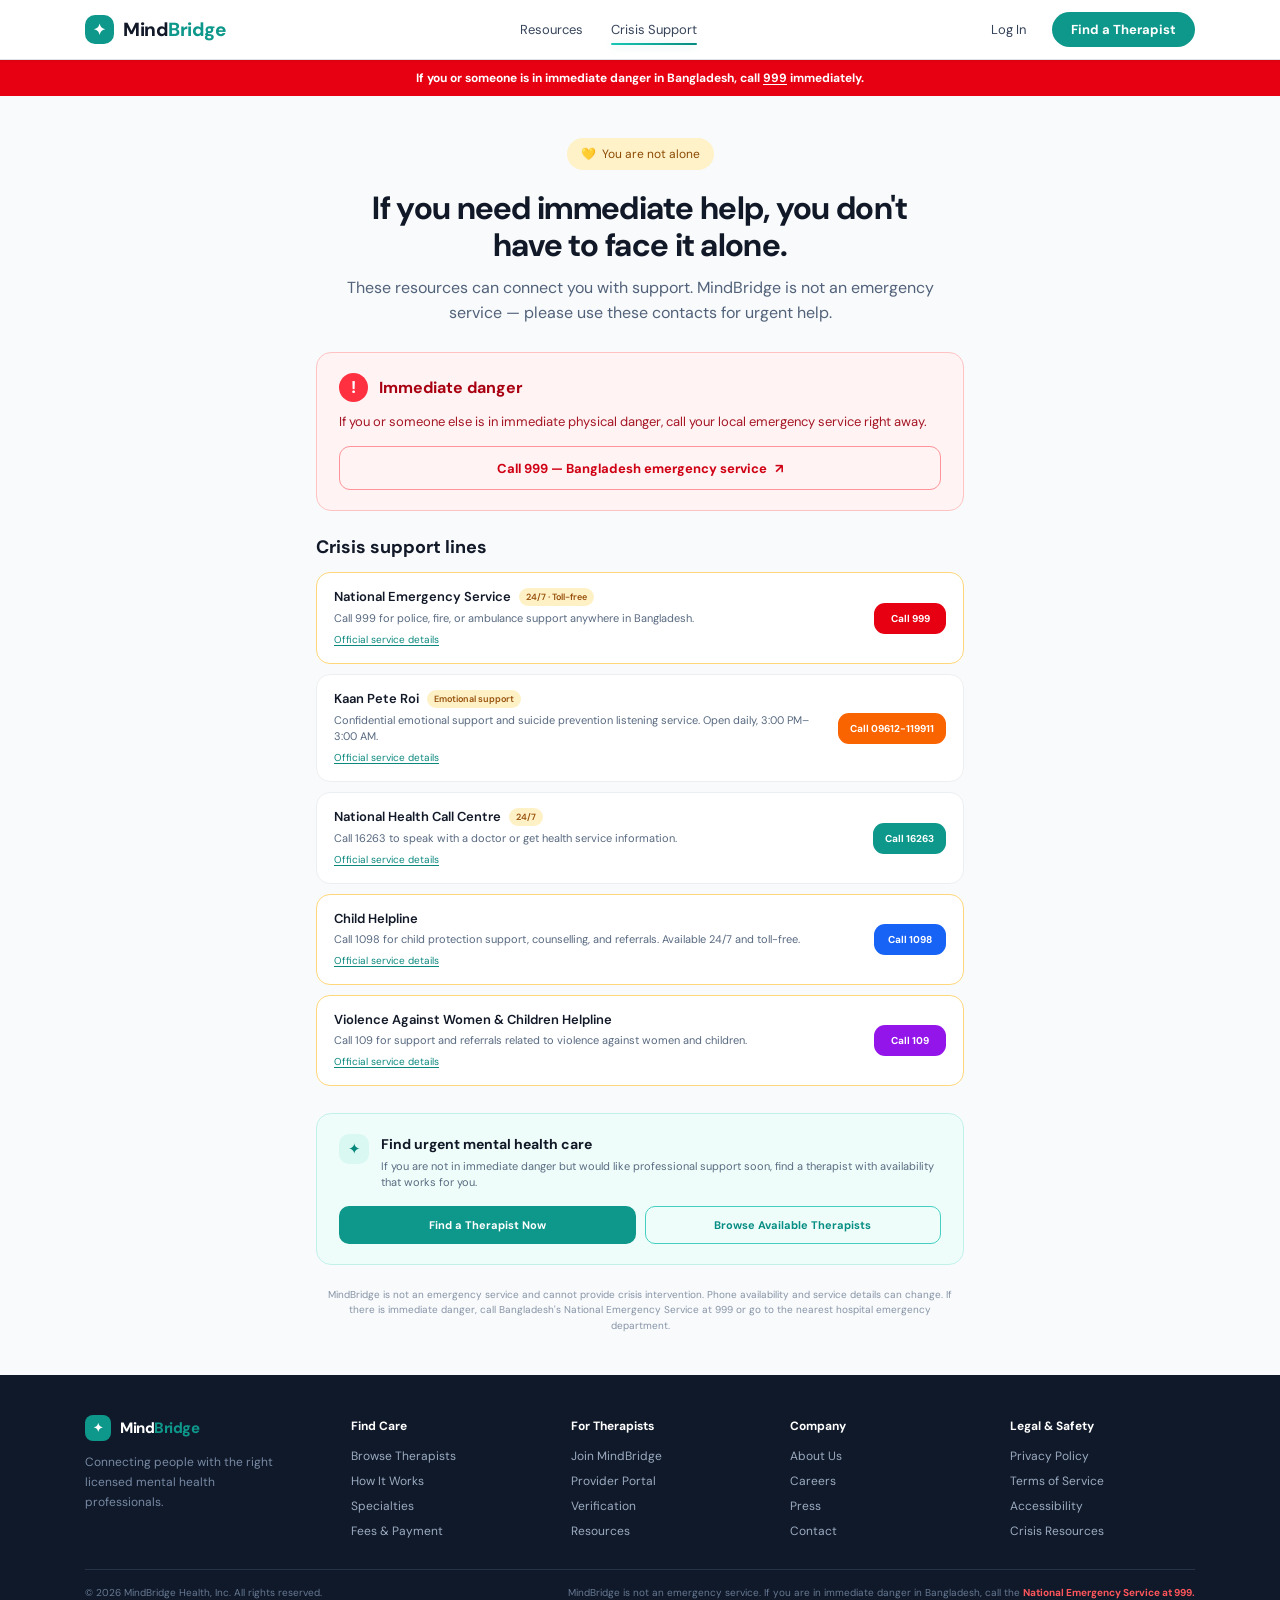
<file: crisis-support.html>
<!doctype html>
<html lang="en">
<head>
  <meta charset="utf-8">
  <meta name="viewport" content="width=device-width, initial-scale=1">
  <meta name="theme-color" content="#f8fafb">
  <meta name="description" content="Find emergency, emotional support, health, and safety helplines in Bangladesh.">
  <title>Crisis Support — MindBridge</title>
  <link rel="preconnect" href="https://fonts.googleapis.com">
  <link rel="preconnect" href="https://fonts.gstatic.com" crossorigin>
  <link href="https://fonts.googleapis.com/css2?family=DM+Sans:wght@400;500;600;700;800&display=swap" rel="stylesheet">
  <link rel="stylesheet" href="styles.css">
  <link rel="stylesheet" href="crisis-support.css">
</head>
<body>
  <header class="site-header"><nav class="nav wrap" aria-label="Main navigation">
    <a class="brand" href="index.html" aria-label="MindBridge home"><span class="brand-mark">✦</span><span>Mind<span class="brand-accent">Bridge</span></span></a>
    <button class="menu-toggle" aria-expanded="false" aria-controls="nav-links" aria-label="Open navigation"><span></span><span></span><span></span></button>
    <div class="nav-links" id="nav-links"><a href="index.html#resources">Resources</a><a href="crisis-support.html" aria-current="page">Crisis Support</a><a class="nav-login-mobile" href="login.html">Log In</a></div>
    <div class="nav-actions"><a class="login" href="login.html">Log In</a><a class="button button-small" href="therapist-match.html">Find a Therapist</a></div>
  </nav></header>

  <div class="emergency-strip"><p>If you or someone is in immediate danger in Bangladesh, call <a href="tel:999">999</a> immediately.</p></div>

  <main class="crisis-page">
    <section class="crisis-intro"><div class="crisis-wrap"><span class="not-alone">💛 &nbsp;You are not alone</span><h1>If you need immediate help, you don't<br class="desktop-break"> have to face it alone.</h1><p>These resources can connect you with support. MindBridge is not an emergency service — please use these contacts for urgent help.</p></div></section>
    <div class="crisis-wrap crisis-content">
      <section class="danger-card" aria-labelledby="danger-title"><div class="danger-heading"><span aria-hidden="true">!</span><h2 id="danger-title">Immediate danger</h2></div><p>If you or someone else is in immediate physical danger, call your local emergency service right away.</p><a class="danger-call" href="tel:999">Call 999 — Bangladesh emergency service <span aria-hidden="true">↗</span></a></section>

      <section class="hotlines" aria-labelledby="hotlines-title"><h2 id="hotlines-title">Crisis support lines</h2>
        <article class="hotline-card emergency-card"><div class="hotline-copy"><h3>National Emergency Service <span class="availability-badge">24/7 · Toll-free</span></h3><p>Call 999 for police, fire, or ambulance support anywhere in Bangladesh.</p><a class="source-link" href="https://telecom-police.portal.gov.bd/pages/static-pages/695e3b0cc4774958d7b72321" target="_blank" rel="noopener">Official service details</a></div><a class="call-button red-call" href="tel:999">Call 999</a></article>
        <article class="hotline-card"><div class="hotline-copy"><h3>Kaan Pete Roi <span class="availability-badge">Emotional support</span></h3><p>Confidential emotional support and suicide prevention listening service. Open daily, 3:00 PM–3:00 AM.</p><a class="source-link" href="https://kaanpeteroi.org/helpline-service/" target="_blank" rel="noopener">Official service details</a></div><a class="call-button orange-call" href="tel:+8809612119911">Call 09612-119911</a></article>
        <article class="hotline-card"><div class="hotline-copy"><h3>National Health Call Centre <span class="availability-badge">24/7</span></h3><p>Call 16263 to speak with a doctor or get health service information.</p><a class="source-link" href="https://16263.dghs.gov.bd/" target="_blank" rel="noopener">Official service details</a></div><a class="call-button teal-call" href="tel:16263">Call 16263</a></article>
        <article class="hotline-card safety-card"><div class="hotline-copy"><h3>Child Helpline</h3><p>Call 1098 for child protection support, counselling, and referrals. Available 24/7 and toll-free.</p><a class="source-link" href="https://dss.gov.bd/pages/static-pages/6922deb1933eb65569e1cab0" target="_blank" rel="noopener">Official service details</a></div><a class="call-button blue-call" href="tel:1098">Call 1098</a></article>
        <article class="hotline-card safety-card"><div class="hotline-copy"><h3>Violence Against Women &amp; Children Helpline</h3><p>Call 109 for support and referrals related to violence against women and children.</p><a class="source-link" href="https://dwa.gov.bd/pages/static-pages/6922df3b933eb65569e20bc3" target="_blank" rel="noopener">Official service details</a></div><a class="call-button purple-call" href="tel:109">Call 109</a></article>
      </section>

      <section class="urgent-care"><div><span class="urgent-icon">✦</span><div><h2>Find urgent mental health care</h2><p>If you are not in immediate danger but would like professional support soon, find a therapist with availability that works for you.</p></div></div><div class="urgent-actions"><a class="button" href="therapist-match.html">Find a Therapist Now</a><a class="button urgent-outline" href="therapist-search.html">Browse Available Therapists</a></div></section>
      <p class="crisis-disclaimer">MindBridge is not an emergency service and cannot provide crisis intervention. Phone availability and service details can change. If there is immediate danger, call Bangladesh's National Emergency Service at 999 or go to the nearest hospital emergency department.</p>
    </div>
  </main>

  <footer class="footer" id="footer"><div class="wrap"><div class="footer-grid"><div class="footer-about"><a class="brand footer-brand" href="index.html"><span class="brand-mark">✦</span><span>Mind<span class="brand-accent">Bridge</span></span></a><p>Connecting people with the right licensed mental health professionals.</p></div><div><h3>Find Care</h3><a href="therapist-search.html">Browse Therapists</a><a href="index.html#resources">How It Works</a><a href="therapist-search.html">Specialties</a><a href="index.html#resources">Fees &amp; Payment</a></div><div><h3>For Therapists</h3><a href="provider-signup.html">Join MindBridge</a><a href="#footer">Provider Portal</a><a href="#footer">Verification</a><a href="index.html#resources">Resources</a></div><div><h3>Company</h3><a href="#footer">About Us</a><a href="#footer">Careers</a><a href="#footer">Press</a><a href="#footer">Contact</a></div><div><h3>Legal &amp; Safety</h3><a href="#footer">Privacy Policy</a><a href="#footer">Terms of Service</a><a href="#footer">Accessibility</a><a href="crisis-support.html" aria-current="page">Crisis Resources</a></div></div><div class="footer-bottom"><span>© 2026 MindBridge Health, Inc. All rights reserved.</span><span>MindBridge is not an emergency service. If you are in immediate danger in Bangladesh, call the <b>National Emergency Service at 999.</b></span></div></div></footer>
  <script src="crisis-support.js"></script>
</body>
</html>
</file>
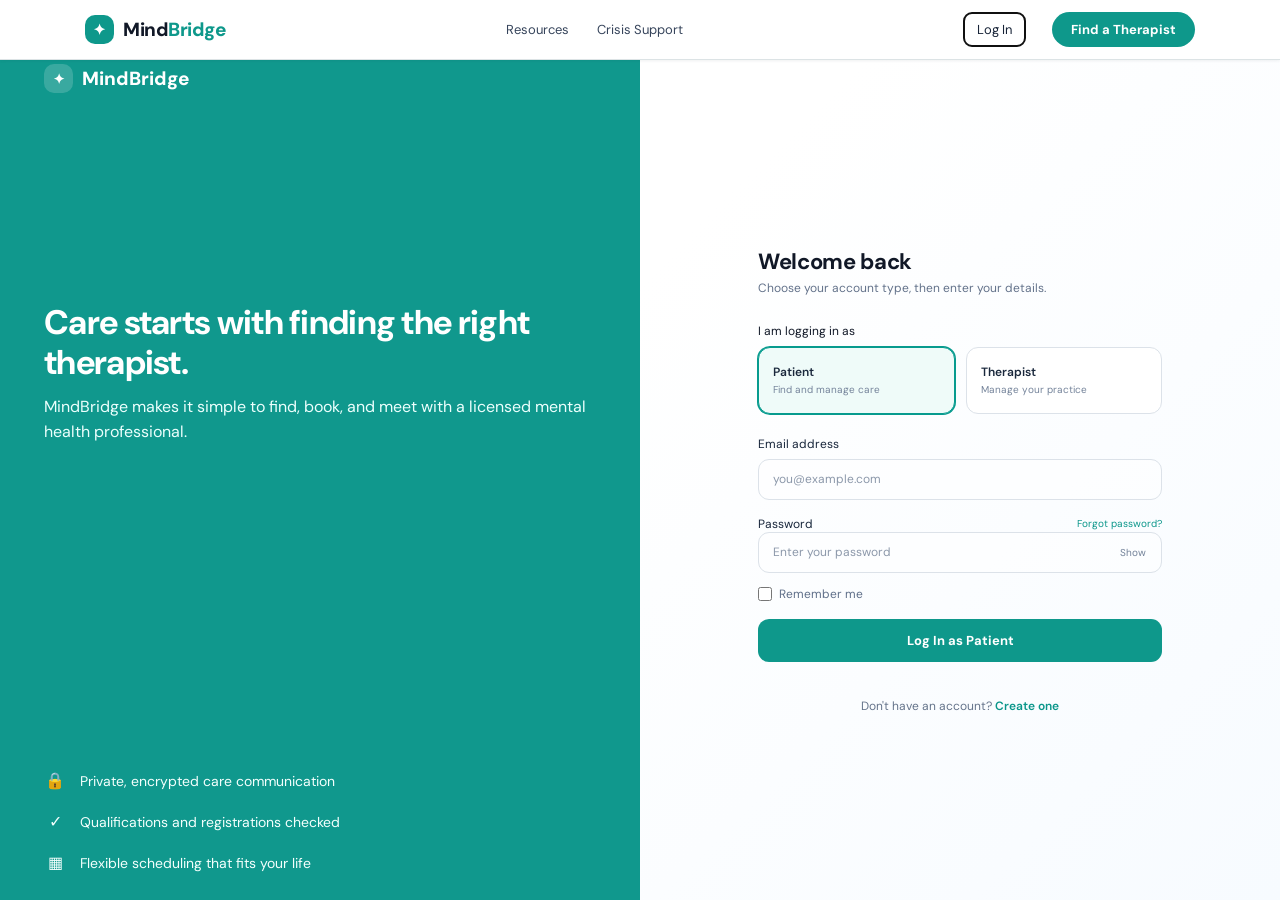
<file: login.html>
<!doctype html>
<html lang="en">
<head>
  <meta charset="utf-8">
  <meta name="viewport" content="width=device-width, initial-scale=1">
  <meta name="theme-color" content="#ffffff">
  <meta name="description" content="Log in to your MindBridge account to manage your mental healthcare.">
  <title>Log In — MindBridge</title>
  <link rel="preconnect" href="https://fonts.googleapis.com">
  <link rel="preconnect" href="https://fonts.gstatic.com" crossorigin>
  <link href="https://fonts.googleapis.com/css2?family=DM+Sans:wght@400;500;600;700;800&display=swap" rel="stylesheet">
  <link rel="stylesheet" href="styles.css">
  <link rel="stylesheet" href="login.css">
</head>
<body>
  <header class="site-header"><nav class="nav wrap" aria-label="Main navigation">
    <a class="brand" href="index.html" aria-label="MindBridge home"><span class="brand-mark">✦</span><span>Mind<span class="brand-accent">Bridge</span></span></a>
    <button class="menu-toggle" aria-expanded="false" aria-controls="nav-links" aria-label="Open navigation"><span></span><span></span><span></span></button>
    <div class="nav-links" id="nav-links"><a href="index.html#resources">Resources</a><a href="crisis-support.html">Crisis Support</a><a class="nav-login-mobile" href="login.html" aria-current="page">Log In</a></div>
    <div class="nav-actions"><a class="login current-login" href="login.html" aria-current="page">Log In</a><a class="button button-small" href="therapist-match.html">Find a Therapist</a></div>
  </nav></header>

  <main class="login-shell">
    <section class="login-aside" aria-label="About MindBridge">
      <a class="aside-brand" href="index.html"><span class="aside-brand-mark">✦</span><span>MindBridge</span></a>
      <div class="aside-message"><h1>Care starts with finding the right therapist.</h1><p>MindBridge makes it simple to find, book, and meet with a licensed mental health professional.</p></div>
      <ul class="aside-benefits"><li><span>🔒</span>Private, encrypted care communication</li><li><span>✓</span>Qualifications and registrations checked</li><li><span>▦</span>Flexible scheduling that fits your life</li></ul>
    </section>

    <section class="login-panel" aria-labelledby="login-title"><div class="login-form-wrap">
      <div class="login-heading"><h2 id="login-title">Welcome back</h2><p>Choose your account type, then enter your details.</p></div>
      <form id="login-form" novalidate>
        <fieldset class="account-type"><legend>I am logging in as</legend><div class="account-options"><button class="account-option selected" type="button" data-account="Patient" aria-pressed="true"><strong>Patient</strong><span>Find and manage care</span></button><button class="account-option" type="button" data-account="Therapist" aria-pressed="false"><strong>Therapist</strong><span>Manage your practice</span></button></div></fieldset>
        <label class="form-label" for="email">Email address</label><input class="form-input" id="email" type="email" name="email" autocomplete="email" placeholder="you@example.com" required>
        <div class="password-label-row"><label class="form-label" for="password">Password</label><button class="text-action" id="forgot-password" type="button">Forgot password?</button></div>
        <div class="password-field"><input class="form-input" id="password" type="password" name="password" autocomplete="current-password" placeholder="Enter your password" required><button class="show-password" id="toggle-password" type="button" aria-label="Show password" aria-pressed="false">Show</button></div>
        <label class="remember-option"><input type="checkbox" name="remember"> <span>Remember me</span></label>
        <button class="button login-submit" id="login-submit" type="submit">Log In as Patient</button>
        <p class="form-notice" id="form-notice" aria-live="polite"></p>
      </form>
      <p class="signup-prompt">Don't have an account? <a class="text-action" href="signup.html">Create one</a></p>
  </main>
  <script src="login.js"></script>
</body>
</html>
</file>
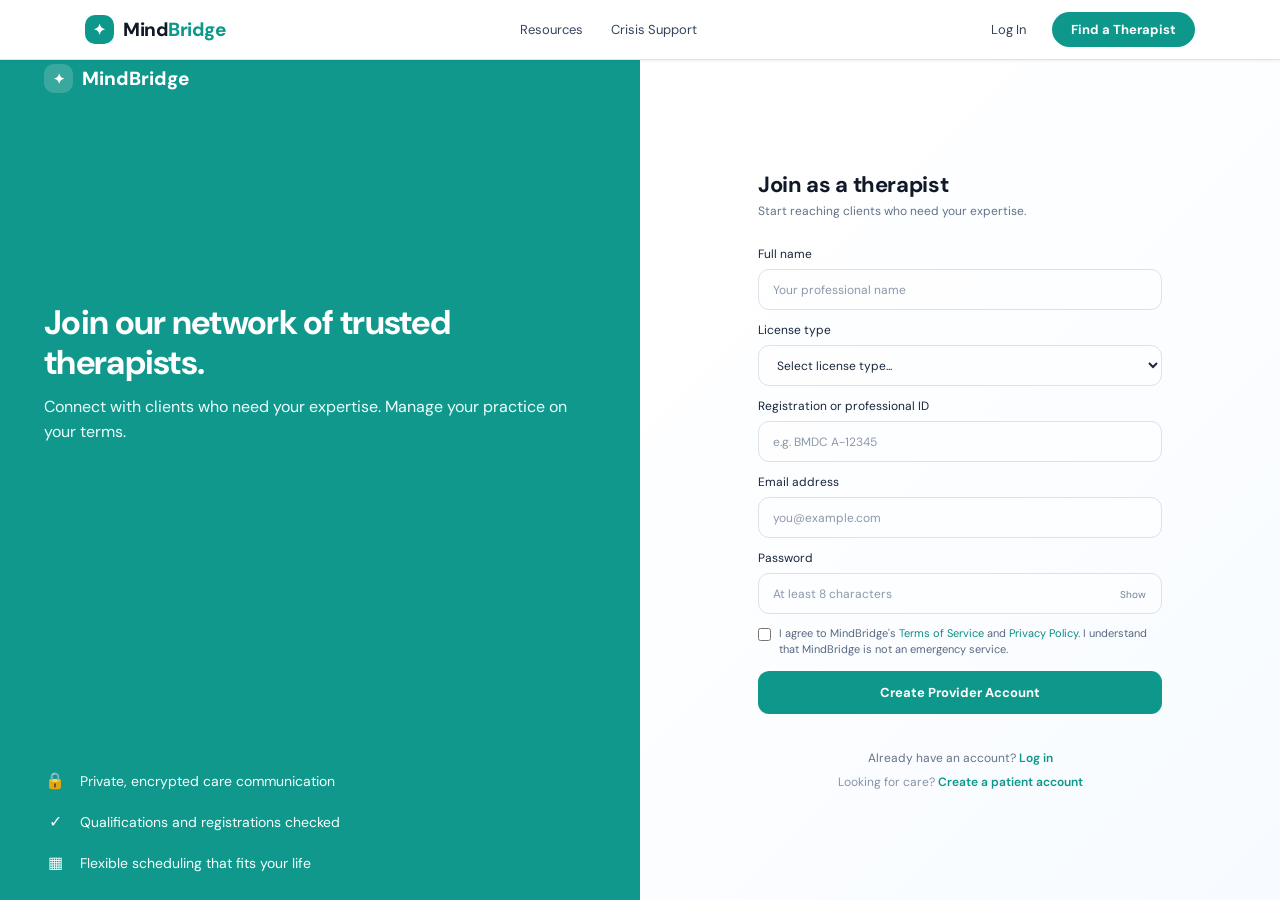
<file: provider-signup.html>
<!doctype html>
<html lang="en">
<head>
  <meta charset="utf-8">
  <meta name="viewport" content="width=device-width, initial-scale=1">
  <meta name="theme-color" content="#ffffff">
  <meta name="description" content="Join MindBridge as a therapist and connect with clients seeking mental health support.">
  <title>Join as a Therapist — MindBridge</title>
  <link rel="preconnect" href="https://fonts.googleapis.com">
  <link rel="preconnect" href="https://fonts.gstatic.com" crossorigin>
  <link href="https://fonts.googleapis.com/css2?family=DM+Sans:wght@400;500;600;700;800&display=swap" rel="stylesheet">
  <link rel="stylesheet" href="styles.css">
  <link rel="stylesheet" href="login.css">
  <link rel="stylesheet" href="signup.css">
</head>
<body>
  <header class="site-header"><nav class="nav wrap" aria-label="Main navigation">
    <a class="brand" href="index.html" aria-label="MindBridge home"><span class="brand-mark">✦</span><span>Mind<span class="brand-accent">Bridge</span></span></a>
    <button class="menu-toggle" aria-expanded="false" aria-controls="nav-links" aria-label="Open navigation"><span></span><span></span><span></span></button>
    <div class="nav-links" id="nav-links"><a href="index.html#resources">Resources</a><a href="crisis-support.html">Crisis Support</a><a class="nav-login-mobile" href="login.html">Log In</a></div>
    <div class="nav-actions"><a class="login" href="login.html">Log In</a><a class="button button-small" href="therapist-match.html">Find a Therapist</a></div>
  </nav></header>
  <main class="login-shell signup-shell provider-shell">
    <section class="login-aside" aria-label="About MindBridge"><a class="aside-brand" href="index.html"><span class="aside-brand-mark">✦</span><span>MindBridge</span></a><div class="aside-message"><h1>Join our network of trusted therapists.</h1><p>Connect with clients who need your expertise. Manage your practice on your terms.</p></div><ul class="aside-benefits"><li><span>🔒</span>Private, encrypted care communication</li><li><span>✓</span>Qualifications and registrations checked</li><li><span>▦</span>Flexible scheduling that fits your life</li></ul></section>
    <section class="login-panel signup-panel" aria-labelledby="signup-title"><div class="login-form-wrap signup-form-wrap provider-form-wrap">
      <div class="login-heading"><h2 id="signup-title">Join as a therapist</h2><p>Start reaching clients who need your expertise.</p></div>
      <form class="signup-form" id="signup-form" novalidate>
        <label class="form-label" for="full-name">Full name</label><input class="form-input" id="full-name" name="name" autocomplete="name" placeholder="Your professional name" required>
        <label class="form-label field-gap" for="license-type">License type</label><select class="form-input select-input" id="license-type" name="license" required><option value="">Select license type...</option><option>Psychiatrist (BMDC)</option><option>Clinical Psychologist</option><option>Counselling Psychologist</option><option>Educational Psychologist</option><option>Licensed Counsellor</option><option>Other qualified mental health professional</option></select>
        <label class="form-label field-gap" for="professional-id">Registration or professional ID</label><input class="form-input" id="professional-id" name="professional-id" placeholder="e.g. BMDC A-12345" required>
        <label class="form-label field-gap" for="email">Email address</label><input class="form-input" id="email" type="email" name="email" autocomplete="email" placeholder="you@example.com" required>
        <label class="form-label field-gap" for="password">Password</label><div class="password-field"><input class="form-input" id="password" type="password" name="password" autocomplete="new-password" placeholder="At least 8 characters" minlength="8" required><button class="show-password" id="toggle-password" type="button" aria-label="Show password" aria-pressed="false">Show</button></div>
        <label class="terms-option"><input type="checkbox" name="terms" required><span>I agree to MindBridge's <span class="inline-link">Terms of Service</span> and <span class="inline-link">Privacy Policy</span>. I understand that MindBridge is not an emergency service.</span></label>
        <button class="button login-submit" type="submit">Create Provider Account</button><p class="form-notice" id="form-notice" aria-live="polite"></p>
      </form>
      <p class="signup-prompt">Already have an account? <a class="text-action" href="login.html">Log in</a></p>
      <p class="signup-prompt provider-prompt">Looking for care? <a class="text-action" href="signup.html">Create a patient account</a></p>
    </div></section>
  </main>
  <script src="signup.js"></script>
</body>
</html>
</file>
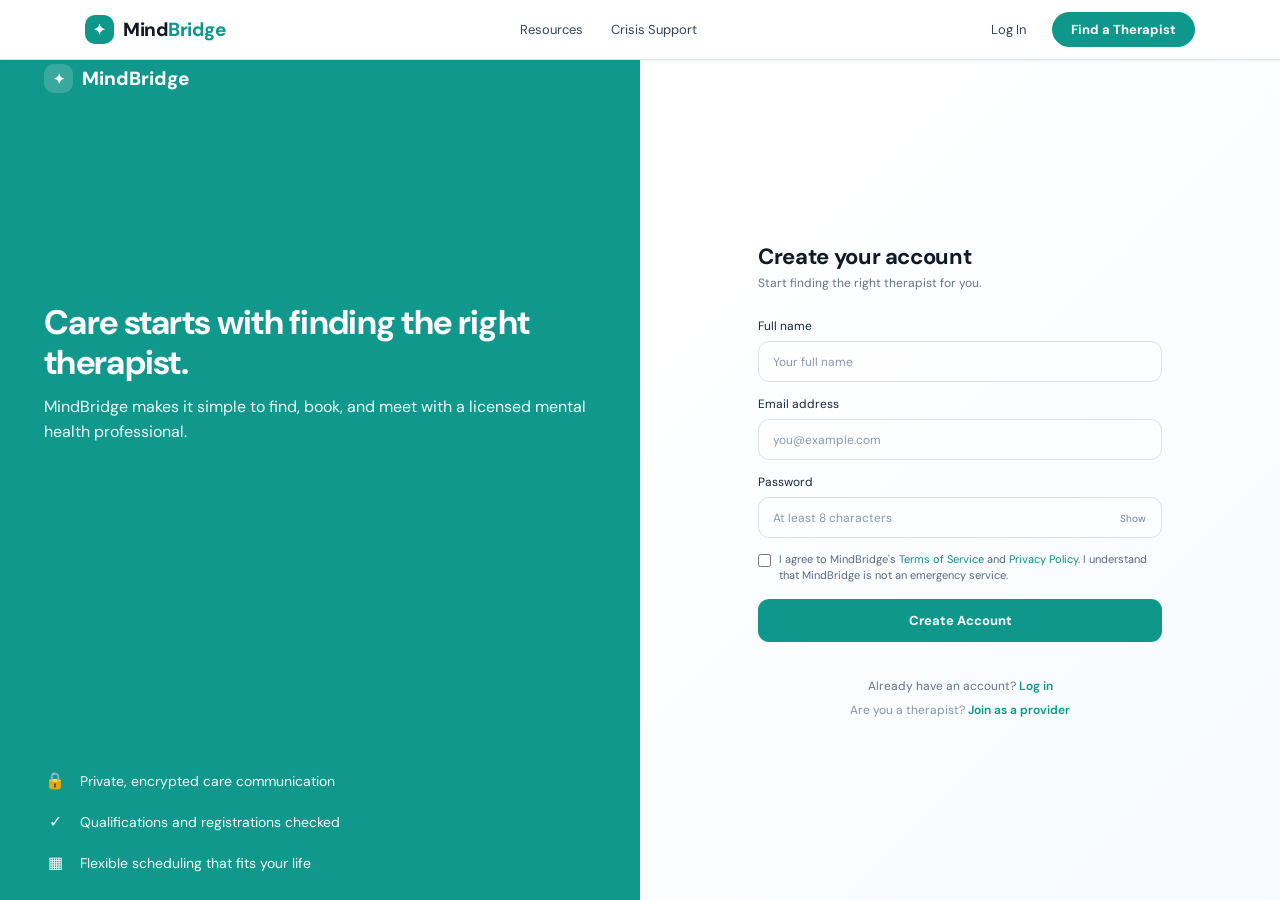
<file: signup.html>
<!doctype html>
<html lang="en">
<head>
  <meta charset="utf-8">
  <meta name="viewport" content="width=device-width, initial-scale=1">
  <meta name="theme-color" content="#ffffff">
  <meta name="description" content="Create your MindBridge patient account to find and manage mental health care.">
  <title>Create your account — MindBridge</title>
  <link rel="preconnect" href="https://fonts.googleapis.com">
  <link rel="preconnect" href="https://fonts.gstatic.com" crossorigin>
  <link href="https://fonts.googleapis.com/css2?family=DM+Sans:wght@400;500;600;700;800&display=swap" rel="stylesheet">
  <link rel="stylesheet" href="styles.css">
  <link rel="stylesheet" href="login.css">
  <link rel="stylesheet" href="signup.css">
</head>
<body>
  <header class="site-header"><nav class="nav wrap" aria-label="Main navigation">
    <a class="brand" href="index.html" aria-label="MindBridge home"><span class="brand-mark">✦</span><span>Mind<span class="brand-accent">Bridge</span></span></a>
    <button class="menu-toggle" aria-expanded="false" aria-controls="nav-links" aria-label="Open navigation"><span></span><span></span><span></span></button>
    <div class="nav-links" id="nav-links"><a href="index.html#resources">Resources</a><a href="crisis-support.html">Crisis Support</a><a class="nav-login-mobile" href="login.html">Log In</a></div>
    <div class="nav-actions"><a class="login" href="login.html">Log In</a><a class="button button-small" href="therapist-match.html">Find a Therapist</a></div>
  </nav></header>
  <main class="login-shell signup-shell">
    <section class="login-aside" aria-label="About MindBridge"><a class="aside-brand" href="index.html"><span class="aside-brand-mark">✦</span><span>MindBridge</span></a><div class="aside-message"><h1>Care starts with finding the right therapist.</h1><p>MindBridge makes it simple to find, book, and meet with a licensed mental health professional.</p></div><ul class="aside-benefits"><li><span>🔒</span>Private, encrypted care communication</li><li><span>✓</span>Qualifications and registrations checked</li><li><span>▦</span>Flexible scheduling that fits your life</li></ul></section>
    <section class="login-panel signup-panel" aria-labelledby="signup-title"><div class="login-form-wrap signup-form-wrap">
      <div class="login-heading"><h2 id="signup-title">Create your account</h2><p>Start finding the right therapist for you.</p></div>
      <form class="signup-form" id="signup-form" novalidate>
        <label class="form-label" for="full-name">Full name</label><input class="form-input" id="full-name" name="name" autocomplete="name" placeholder="Your full name" required>
        <label class="form-label field-gap" for="email">Email address</label><input class="form-input" id="email" type="email" name="email" autocomplete="email" placeholder="you@example.com" required>
        <label class="form-label field-gap" for="password">Password</label><div class="password-field"><input class="form-input" id="password" type="password" name="password" autocomplete="new-password" placeholder="At least 8 characters" minlength="8" required><button class="show-password" id="toggle-password" type="button" aria-label="Show password" aria-pressed="false">Show</button></div>
        <label class="terms-option"><input type="checkbox" name="terms" required><span>I agree to MindBridge's <span class="inline-link">Terms of Service</span> and <span class="inline-link">Privacy Policy</span>. I understand that MindBridge is not an emergency service.</span></label>
        <button class="button login-submit" type="submit">Create Account</button><p class="form-notice" id="form-notice" aria-live="polite"></p>
      </form>
      <p class="signup-prompt">Already have an account? <a class="text-action" href="login.html">Log in</a></p>
      <p class="signup-prompt provider-prompt">Are you a therapist? <a class="text-action" href="provider-signup.html">Join as a provider</a></p>
    </div></section>
  </main>
  <script src="signup.js"></script>
</body>
</html>
</file>
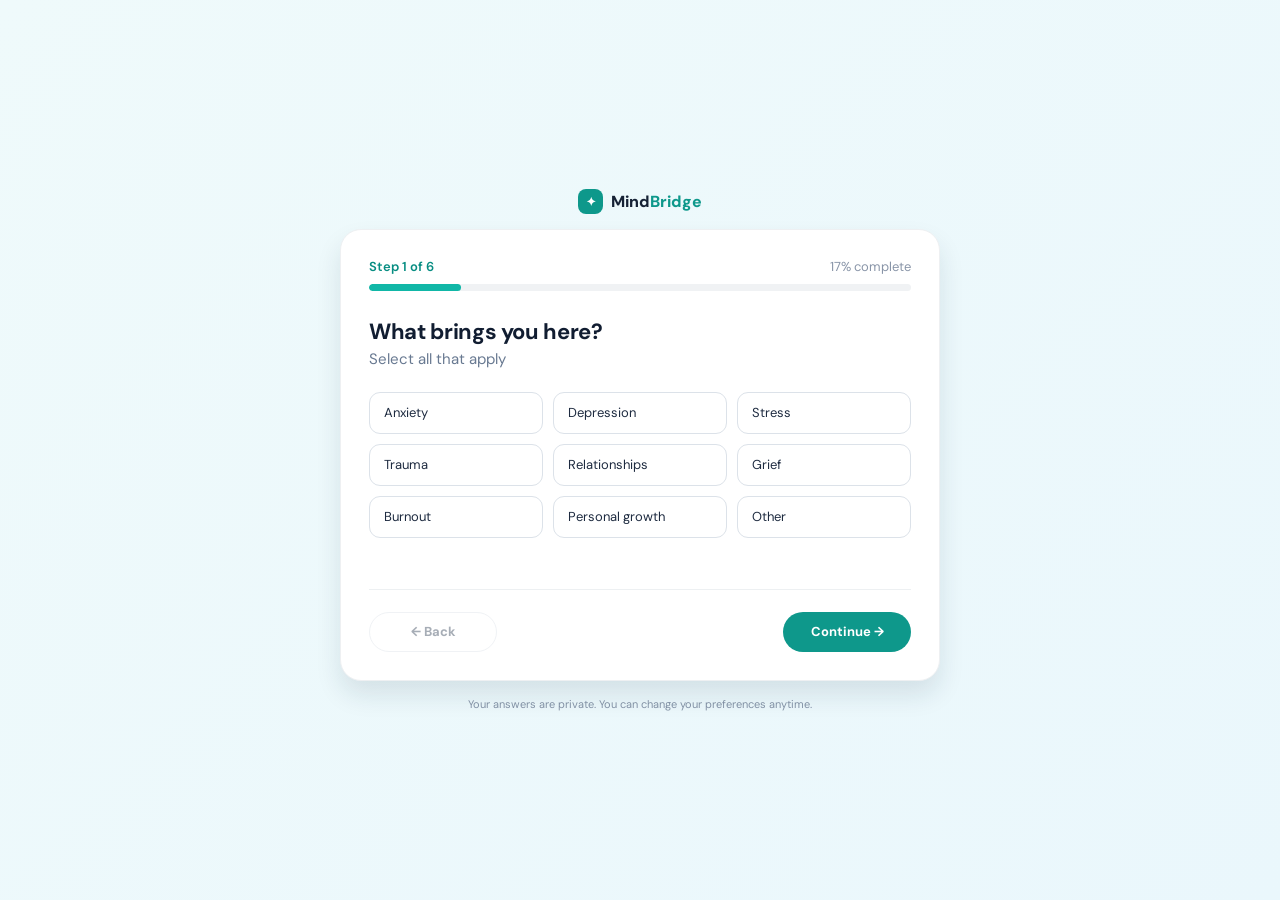
<file: therapist-match.html>
<!doctype html>
<html lang="en">
<head>
  <meta charset="utf-8">
  <meta name="viewport" content="width=device-width, initial-scale=1">
  <meta name="theme-color" content="#effafc">
  <meta name="description" content="Tell MindBridge what you are looking for and find therapists who fit your needs, preferences, and budget.">
  <title>Find your therapist match — MindBridge</title>
  <link rel="preconnect" href="https://fonts.googleapis.com">
  <link rel="preconnect" href="https://fonts.gstatic.com" crossorigin>
  <link href="https://fonts.googleapis.com/css2?family=DM+Sans:wght@400;500;600;700;800&display=swap" rel="stylesheet">
  <link rel="stylesheet" href="styles.css">
  <link rel="stylesheet" href="therapist-match.css">
</head>
<body class="match-page">
  <main class="match-stage">
    <a class="match-brand" href="index.html" aria-label="MindBridge home"><span class="brand-mark">✦</span><span>Mind<span class="brand-accent">Bridge</span></span></a>
    <section class="match-card" aria-labelledby="match-title">
      <div class="match-progress"><div class="progress-label"><span id="step-label">Step 1 of 6</span><span id="progress-percent">17% complete</span></div><div class="progress-track" role="progressbar" aria-label="Matching questionnaire progress" aria-valuemin="0" aria-valuemax="100" aria-valuenow="17"><span id="progress-bar"></span></div></div>
      <div id="question-panel" aria-live="polite"></div>
      <div class="match-footer"><button class="button button-outline" id="back-button" type="button">← Back</button><button class="button" id="continue-button" type="button">Continue →</button></div>
    </section>
    <p class="privacy-note">Your answers are private. You can change your preferences anytime.</p>
  </main>
  <script src="therapist-match.js"></script>
</body>
</html>
</file>
<file: styles.css>
:root {
  --ink: #111827;
  --muted: #52627a;
  --teal: #0e988b;
  --teal-dark: #087d73;
  --mint: #dff9f5;
  --line: #e6eaf0;
  --pale: #f7f9fb;
  --navy: #101929;
  --deep: #073d37;
  --font: 'DM Sans',Arial,sans-serif;
}

* {
  box-sizing: border-box;
}

html {
  scroll-behavior: smooth;
  scroll-padding-top: 78px;
}

body {
  margin: 0;
  font-family: var(--font);
  color: var(--ink);
  font-size: 15px;
  -webkit-font-smoothing: antialiased;
}

a {
  color: inherit;
  text-decoration: none;
}

button {
  font: inherit;
}

.wrap {
  width: min(1110px,calc(100% - 48px));
  margin-inline: auto;
}

.site-header {
  height: 60px;
  background: #fff;
  border-bottom: 1px solid #dce3e5;
  position: sticky;
  top: 0;
  z-index: 10;
  box-shadow: 0 1px 3px #172b3410;
}

.nav {
  height: 100%;
  display: flex;
  align-items: center;
  justify-content: space-between;
}

.brand {
  display: inline-flex;
  align-items: center;
  gap: 9px;
  font-size: 19px;
  font-weight: 800;
  letter-spacing: -.5px;
}

.brand-mark {
  width: 29px;
  height: 29px;
  border-radius: 10px;
  background: var(--teal);
  color: #fff;
  display: grid;
  place-items: center;
  font-size: 15px;
}

.brand-accent {
  color: var(--teal);
}

.nav-links {
  display: flex;
  align-items: center;
  gap: 28px;
  font-size: 13px;
  color: #36445b;
}

.nav-links a:hover,.login:hover {
  color: var(--teal);
}

.nav-actions {
  display: flex;
  gap: 26px;
  align-items: center;
  font-size: 13px;
  color: #344257;
}

.button {
  display: inline-flex;
  justify-content: center;
  align-items: center;
  border: 0;
  background: var(--teal);
  color: white;
  border-radius: 999px;
  padding: 12px 20px;
  font-weight: 700;
  font-size: 13px;
  transition: transform .2s,background .2s,box-shadow .2s;
}

.button:hover {
  background: var(--teal-dark);
  transform: translateY(-1px);
  box-shadow: 0 6px 15px #0e988b32;
}

.button-small {
  padding: 9px 19px;
}

.menu-toggle {
  display: none;
}

.hero {
  background: linear-gradient(110deg,#effcf9 0%,#f9fcff 58%,#edf8ff 100%);
  padding: 56px 0 65px;
}

.hero-inner {
  display: grid;
  grid-template-columns: 1fr .97fr;
  align-items: center;
  gap: 72px;
}

.eyebrow-pill {
  display: inline-flex;
  align-items: center;
  gap: 8px;
  border: 1px solid #9deee2;
  background: #f4fffc;
  color: #087f78;
  border-radius: 30px;
  padding: 7px 13px;
  font-size: 13px;
}

.eyebrow-pill i,.secure i {
  width: 7px;
  height: 7px;
  background: #15b8a8;
  border-radius: 50%;
}

.hero h1 {
  font-size: 56px;
  line-height: 1.035;
  letter-spacing: -2px;
  margin: 24px 0 20px;
  font-weight: 700;
}

.hero h1 span {
  color: var(--teal);
}

.hero-copy>p {
  font-size: 18px;
  line-height: 1.65;
  color: #43556c;
  max-width: 500px;
  margin: 0 0 25px;
}

.hero-buttons {
  display: flex;
  gap: 12px;
}

.button-large {
  font-size: 16px;
  padding: 17px 29px;
  border-radius: 30px;
}

.button-outline {
  background: transparent;
  color: #18263b;
  border: 1px solid #dce3e9;
}

.button-outline:hover {
  background: #fff;
  color: var(--teal);
  border-color: #9edbd3;
  box-shadow: none;
}

.trust-list,.online-copy ul,.check-list {
  list-style: none;
  padding: 0;
}

.trust-list {
  display: flex;
  flex-wrap: wrap;
  gap: 18px;
  margin: 24px 0 0;
  color: #42546d;
  font-size: 12px;
}

.trust-list li {
  display: flex;
  align-items: center;
  gap: 6px;
}

.trust-list li:before,.check-list li:before {
  content: '✓';
  display: grid;
  place-items: center;
  background: #c8f5ed;
  color: #078e82;
  width: 14px;
  height: 14px;
  border-radius: 50%;
  font-size: 10px;
  font-weight: 700;
}

.path-card {
  background: #fff;
  border: 1px solid #b5f4e8;
  border-radius: 22px;
  box-shadow: 0 14px 30px #143a3410;
  overflow: hidden;
}

.path-heading {
  padding: 20px 22px 15px;
  display: flex;
  justify-content: space-between;
  align-items: center;
}

.overline {
  font-size: 11px;
  color: #058d82;
  letter-spacing: 2px;
  font-weight: 700;
}

.path-heading h2 {
  font-size: 18px;
  margin: 8px 0 3px;
  letter-spacing: -.3px;
}

.path-heading p {
  color: #60708a;
  margin: 0;
  font-size: 13px;
}

.time-pill {
  background: #effbf8;
  color: #078c82;
  border-radius: 18px;
  padding: 7px 12px;
  font-size: 11px;
  white-space: nowrap;
}

.steps {
  display: grid;
  grid-template-columns: repeat(4,1fr);
  border-block: 1px solid #edf0f2;
}

.step-tab {
  border: 0;
  background: white;
  color: #8490a3;
  padding: 10px 5px 9px;
  display: grid;
  justify-items: center;
  gap: 4px;
  font-size: 10px;
  cursor: pointer;
  border-bottom: 2px solid transparent;
}

.step-tab b {
  width: 18px;
  height: 18px;
  border-radius: 50%;
  display: grid;
  place-items: center;
  background: #f0f2f5;
  font-size: 10px;
}

.step-tab.active {
  color: #087e74;
  background: #effbf8;
  border-color: #10b7a8;
  font-weight: 700;
}

.step-tab.active b {
  background: var(--teal);
  color: #fff;
}

.step-content {
  padding: 22px;
  display: grid;
  grid-template-columns: 43px 1fr;
  gap: 14px;
  min-height: 142px;
}

.step-number {
  height: 43px;
  width: 43px;
  border-radius: 14px;
  background: var(--teal);
  display: grid;
  place-items: center;
  color: #fff;
  font-size: 18px;
  font-weight: 700;
}

.step-content h3 {
  font-size: 15px;
  margin: 0 0 7px;
}

.step-content p {
  font-size: 13px;
  line-height: 1.55;
  color: #53637c;
  margin: 0 0 11px;
}

.duration {
  font-size: 10px;
  background: #eefbf8;
  border-radius: 20px;
  padding: 5px 10px;
  color: #078b81;
}

.duration:before {
  content: '•';
  color: #12b6a7;
  margin-right: 5px;
}

.step-bottom {
  padding: 0 22px 18px;
  display: flex;
  align-items: center;
  justify-content: space-between;
}

.step-dots {
  display: flex;
  gap: 5px;
}

.step-dots i {
  width: 6px;
  height: 6px;
  background: #dfe5ea;
  border-radius: 4px;
}

.step-dots i.current {
  width: 21px;
  background: #11b3a4;
}

.next-button {
  border: 0;
  border-radius: 8px;
  background: var(--teal);
  color: #fff;
  padding: 6px 16px;
  font-size: 11px;
  font-weight: 700;
  cursor: pointer;
}

.section-pad {
  padding: 66px 0;
}

.featured {
  background: #f8fafb;
}

.section-heading {
  display: flex;
  justify-content: space-between;
  align-items: center;
  margin-bottom: 32px;
}

.section-heading h2 {
  font-size: 34px;
  letter-spacing: -.8px;
  margin: 0 0 3px;
}

.section-heading p {
  margin: 0;
  color: #52627a;
}

.text-link {
  font-size: 13px;
  color: #078d82;
  font-weight: 600;
}

.text-link span {
  font-size: 18px;
}

.therapist-grid {
  display: grid;
  grid-template-columns: repeat(3,1fr);
  gap: 18px;
}

.therapist-card {
  background: #fff;
  border: 1px solid #eaedf0;
  border-radius: 16px;
  padding: 20px 20px 18px;
  box-shadow: 0 2px 3px #10182814;
  display: flex;
  flex-direction: column;
}

.person {
  display: grid;
  grid-template-columns: 58px 1fr auto;
  align-items: start;
  gap: 12px;
  min-height: 58px;
}

.person img {
  width: 58px;
  height: 58px;
  border-radius: 15px;
  object-fit: cover;
}

.person h3 {
  font-size: 14px;
  margin: 2px 0 1px;
}

.person p {
  font-size: 10px;
  line-height: 1.35;
  color: #718097;
  margin: 0 0 3px;
}

.person strong {
  font-size: 12px;
}

.person strong small {
  font-weight: 400;
  color: #8490a4;
}

.verified {
  border: 1px solid #a5efe2;
  color: #078b80;
  border-radius: 16px;
  padding: 4px 7px;
  font-size: 10px;
  white-space: nowrap;
}

.tags {
  display: flex;
  flex-wrap: wrap;
  gap: 6px;
  margin: 14px 0;
}

.tags span {
  padding: 5px 9px;
  border-radius: 15px;
  background: #eefbf8;
  color: #07887f;
  font-size: 10px;
}

.tags span.blue {
  background: #edf3ff;
  color: #2559db;
}

.details {
  border-top: 1px solid #edf0f2;
  padding-top: 12px;
  margin: 0 0 16px;
  display: grid;
  gap: 7px;
}

.details div,.booking-facts dl div {
  display: flex;
  justify-content: space-between;
  gap: 8px;
  font-size: 12px;
}

.details dt {
  color: #667791;
}

.details dd {
  margin: 0;
  text-align: right;
}

.details dd b {
  font-size: 12px;
}

.details .available {
  color: #00a84f;
}

.profile-button {
  border-radius: 10px;
  width: 100%;
  margin-top: auto;
  padding: 11px;
}

.confidence {
  background: linear-gradient(110deg,#08453e,#063d39);
  color: #fff;
}

.confidence .overline {
  color: #21d7c6;
}

.confidence-intro {
  display: grid;
  grid-template-columns: 1.2fr .8fr;
  gap: 48px;
  align-items: end;
  margin-bottom: 32px;
}

.confidence-intro h2 {
  font-size: 40px;
  line-height: 1.15;
  letter-spacing: -.8px;
  margin: 17px 0 0;
}

.confidence-intro>p {
  border-left: 1px solid #ffffff25;
  padding-left: 26px;
  color: #d4e4e1;
  font-size: 16px;
  line-height: 1.65;
  margin: 0;
}

.confidence-grid {
  display: grid;
  grid-template-columns: repeat(5,1fr);
  gap: 10px;
}

.confidence-grid article {
  padding: 17px;
  border: 1px solid #ffffff2a;
  border-radius: 14px;
  background: #ffffff0b;
  min-height: 137px;
}

.confidence-grid article>span {
  width: 29px;
  height: 29px;
  border: 1px solid #ffffff3a;
  border-radius: 50%;
  display: grid;
  place-items: center;
  color: #9aece3;
  font-size: 10px;
  font-weight: 700;
}

.confidence-grid article>span:after {
  content: '✓';
  position: absolute;
  transform: translate(72px,-2px);
  color: #40cfc0;
  font-size: 14px;
}

.confidence-grid h3 {
  font-size: 14px;
  margin: 23px 0 7px;
}

.confidence-grid p {
  font-size: 12px;
  line-height: 1.55;
  color: #b9d2cd;
  margin: 0;
}

.confidence-link {
  margin-top: 18px;
  border: 1px solid #ffffff20;
  border-radius: 13px;
  padding: 14px 17px;
  display: flex;
  justify-content: space-between;
  gap: 14px;
  color: #d9e8e6;
  font-size: 12px;
}

.confidence-link b {
  color: white;
  white-space: nowrap;
}

.resources {
  background: #fff;
}

.resource-layout {
  display: grid;
  grid-template-columns: 1fr 1fr;
  gap: 50px;
  align-items: center;
}

.booking-facts {
  background: linear-gradient(145deg,#119a8d,#0c7b72);
  border-radius: 20px;
  color: white;
  padding: 24px 28px;
}

.booking-facts h3 {
  font-size: 21px;
  margin: 0 0 12px;
}

.booking-facts dl {
  margin: 0;
}

.booking-facts dl div {
  border-bottom: 1px solid #ffffff35;
  padding: 12px 0;
  font-size: 12px;
}

.booking-facts dd {
  margin: 0;
  text-align: right;
  font-weight: 700;
}

.resource-copy h2 {
  font-size: 34px;
  line-height: 1.12;
  letter-spacing: -.8px;
  margin: 12px 0;
}

.resource-copy>p {
  font-size: 16px;
  color: #52627a;
  line-height: 1.6;
  margin: 0;
}

.check-list {
  display: grid;
  gap: 12px;
  margin: 19px 0 23px;
  color: #475870;
}

.check-list li {
  display: flex;
  align-items: center;
  gap: 10px;
  font-size: 14px;
}

.check-list li:before {
  width: 18px;
  height: 18px;
  font-size: 12px;
}

.resource-buttons {
  display: flex;
  gap: 10px;
  flex-wrap: wrap;
}

.resource-buttons .button {
  font-size: 12px;
}

.online {
  background: var(--navy);
  color: #fff;
}

.online-layout {
  display: grid;
  grid-template-columns: 1fr 1.04fr;
  gap: 58px;
  align-items: center;
}

.online-copy h2 {
  font-size: 32px;
  margin: 0 0 12px;
}

.online-copy>p {
  font-size: 16px;
  line-height: 1.65;
  color: #b5c4d7;
  margin: 0 0 22px;
}

.online-copy ul {
  display: grid;
  gap: 12px;
  margin: 0 0 25px;
}

.online-copy li {
  font-size: 14px;
  color: #e1e8f2;
}

.online-copy li:before {
  content: '→';
  color: #16c7b7;
  margin-right: 11px;
}

.button-bright {
  background: #14b9aa;
}

.video-window {
  border: 1px solid #344156;
  border-radius: 22px;
  overflow: hidden;
  background: #202b3c;
  box-shadow: 0 10px 28px #050a131c;
}

.video-top {
  height: 37px;
  background: #111a29;
  display: flex;
  align-items: center;
  justify-content: space-between;
  padding: 0 15px;
}

.lights {
  display: flex;
  gap: 5px;
}

.lights i {
  height: 10px;
  width: 10px;
  border-radius: 50%;
  background: #ff4654;
}

.lights i:nth-child(2) {
  background: #ffb20c;
}

.lights i:nth-child(3) {
  background: #0dca73;
}

.secure {
  border-radius: 20px;
  background: #263448;
  color: #b9c8da;
  font-size: 10px;
  padding: 5px 13px;
}

.secure i {
  display: inline-block;
  margin-right: 6px;
}

.video-window>img {
  width: 100%;
  height: 220px;
  object-fit: cover;
  display: block;
}

.video-controls {
  height: 65px;
  display: flex;
  align-items: center;
  justify-content: center;
  gap: 13px;
}

.video-controls span {
  width: 36px;
  height: 36px;
  background: #354155;
  border-radius: 50%;
  display: grid;
  place-items: center;
  color: #d4dbe5;
}

.video-controls .end-call {
  background: #e60018;
  color: white;
  font-size: 21px;
}

.crisis {
  background: #fffbed;
  text-align: center;
  padding: 52px 0;
}

.crisis-inner h2 {
  font-size: 28px;
  margin: 13px 0 7px;
}

.crisis-inner p {
  color: #56647a;
  line-height: 1.6;
  margin: 0 0 20px;
}

.crisis-pill {
  display: inline-block;
  border-radius: 20px;
  padding: 7px 13px;
  background: #fff0c5;
  color: #aa5200;
  font-size: 12px;
}

.crisis-inner>div {
  display: flex;
  justify-content: center;
  gap: 10px;
}

.crisis-button {
  background: #e87700;
}

.crisis-button:hover {
  background: #cc6500;
}

.crisis-outline {
  border: 1px solid #f0a400;
  background: transparent;
  color: #9a4c00;
}

.footer {
  background: var(--navy);
  color: #dce4ef;
  padding: 40px 0 20px;
}

.footer-grid {
  display: grid;
  grid-template-columns: 1.25fr repeat(4,1fr);
  gap: 35px;
  padding-bottom: 30px;
}

.footer-brand {
  font-size: 15px;
  color: #fff;
}

.footer-brand .brand-mark {
  width: 26px;
  height: 26px;
  font-size: 12px;
  border-radius: 8px;
}

.footer-about p {
  max-width: 200px;
  font-size: 12px;
  line-height: 1.65;
  color: #7789a4;
  margin: 12px 0;
}

.footer-grid>div:not(:first-child) {
  display: flex;
  flex-direction: column;
  gap: 9px;
}

.footer-grid h3 {
  font-size: 12px;
  color: #fff;
  margin: 3px 0 5px;
}

.footer-grid>div>a:not(.brand) {
  font-size: 12px;
  color: #9babc1;
}

.footer-grid a:hover {
  color: #28c6b8;
}

.footer-bottom {
  border-top: 1px solid #263247;
  padding-top: 16px;
  display: flex;
  justify-content: space-between;
  gap: 25px;
  color: #667994;
  font-size: 10px;
}

.footer-bottom b {
  color: #ff565c;
}

@media(max-width:950px) {
  .wrap {
    width: min(760px,calc(100% - 40px));
  }
  .hero-inner {
    gap: 30px;
    grid-template-columns: 1fr 1fr;
  }
  .hero h1 {
    font-size: 46px;
  }
  .hero-copy>p {
    font-size: 16px;
  }
  .hero-buttons {
    flex-wrap: wrap;
  }
  .button-large {
    font-size: 14px;
    padding: 15px 21px;
  }
  .trust-list {
    gap: 10px;
  }
  .person {
    grid-template-columns: 48px 1fr;
    gap: 9px;
  }
  .person img {
    width: 48px;
    height: 52px;
  }
  .verified {
    grid-column: 2;
    grid-row: 2;
    justify-self: start;
    margin-top: -8px;
  }
  .therapist-card {
    padding: 15px;
  }
  .confidence-grid {
    grid-template-columns: repeat(3,1fr);
  }
  .confidence-grid article:nth-child(4),.confidence-grid article:nth-child(5) {
    min-height: 120px;
  }
  .resource-layout,.online-layout {
    gap: 30px;
  }
  .footer-grid {
    gap: 20px;
  }
}

@media(max-width:680px) {
  html {
    scroll-padding-top: 66px;
  }
  .wrap {
    width: calc(100% - 36px);
  }
  .site-header {
    height: 62px;
  }
  .nav {
    position: relative;
  }
  .brand {
    font-size: 18px;
  }
  .menu-toggle {
    display: flex;
    flex-direction: column;
    gap: 4px;
    border: 0;
    background: transparent;
    padding: 8px;
    order: 3;
  }
  .menu-toggle span {
    width: 22px;
    height: 2px;
    background: #243145;
    border-radius: 2px;
  }
  .nav-links {
    display: none;
    position: absolute;
    top: 61px;
    left: -18px;
    right: -18px;
    background: #fff;
    padding: 18px;
    box-shadow: 0 10px 18px #162a301c;
    flex-direction: column;
    align-items: stretch;
    gap: 0;
  }
  .nav-links.open {
    display: flex;
  }
  .nav-links a {
    padding: 12px 5px;
    border-bottom: 1px solid #eef0f1;
  }
  .nav-actions {
    margin-left: auto;
    margin-right: 12px;
    gap: 12px;
  }
  .nav-actions .login {
    display: none;
  }
  .button-small {
    padding: 9px 14px;
    font-size: 12px;
  }
  .hero {
    padding: 37px 0 42px;
  }
  .hero-inner {
    grid-template-columns: 1fr;
    gap: 30px;
  }
  .hero h1 {
    font-size: clamp(40px,11vw,54px);
    line-height: 1.03;
    margin: 18px 0 15px;
    letter-spacing: -1.5px;
  }
  .desktop-break {
    display: none;
  }
  .hero-copy>p {
    font-size: 16px;
    line-height: 1.6;
  }
  .hero-buttons {
    display: grid;
    grid-template-columns: 1fr 1fr;
    gap: 9px;
  }
  .button-large {
    font-size: 13px;
    padding: 14px 8px;
  }
  .trust-list {
    font-size: 11px;
    gap: 9px 14px;
  }
  .path-card {
    border-radius: 17px;
  }
  .path-heading {
    padding: 17px;
  }
  .path-heading h2 {
    font-size: 17px;
  }
  .path-heading p {
    font-size: 12px;
  }
  .step-content {
    padding: 18px 17px;
    min-height: 137px;
    gap: 11px;
  }
  .step-bottom {
    padding: 0 17px 15px;
  }
  .section-pad {
    padding: 47px 0;
  }
  .section-heading {
    align-items: flex-start;
    gap: 12px;
    margin-bottom: 22px;
  }
  .section-heading h2 {
    font-size: 27px;
  }
  .section-heading p {
    font-size: 13px;
  }
  .text-link {
    font-size: 11px;
    white-space: nowrap;
    padding-top: 8px;
  }
  .therapist-grid {
    grid-template-columns: 1fr;
    gap: 13px;
  }
  .therapist-card {
    padding: 17px;
  }
  .person {
    grid-template-columns: 58px 1fr auto;
    min-height: 58px;
  }
  .person img {
    width: 58px;
    height: 58px;
  }
  .verified {
    grid-column: auto;
    grid-row: auto;
    justify-self: auto;
    margin: 0;
  }
  .confidence-intro {
    grid-template-columns: 1fr;
    gap: 16px;
    margin-bottom: 22px;
  }
  .confidence-intro h2 {
    font-size: 31px;
    margin-top: 11px;
  }
  .confidence-intro>p {
    border-left: 0;
    border-top: 1px solid #ffffff25;
    padding: 13px 0 0;
    font-size: 14px;
  }
  .confidence-grid {
    grid-template-columns: 1fr 1fr;
    gap: 8px;
  }
  .confidence-grid article {
    padding: 13px;
    min-height: 130px;
  }
  .confidence-grid article:last-child {
    grid-column: span 2;
    min-height: 112px;
  }
  .confidence-grid article>span:after {
    transform: translate(42px,-2px);
  }
  .confidence-grid h3 {
    font-size: 13px;
    margin: 19px 0 6px;
  }
  .confidence-grid p {
    font-size: 11px;
  }
  .confidence-link {
    flex-direction: column;
    font-size: 11px;
    line-height: 1.5;
  }
  .resource-layout,.online-layout {
    grid-template-columns: 1fr;
    gap: 27px;
  }
  .booking-facts {
    padding: 20px;
  }
  .booking-facts h3 {
    font-size: 19px;
  }
  .booking-facts dl div {
    font-size: 11px;
  }
  .resource-copy h2 {
    font-size: 29px;
  }
  .resource-copy>p {
    font-size: 14px;
  }
  .check-list li {
    font-size: 12px;
  }
  .resource-buttons {
    display: grid;
  }
  .resource-buttons .button {
    width: 100%;
  }
  .online-layout {
    gap: 25px;
  }
  .online-copy h2 {
    font-size: 29px;
  }
  .online-copy>p {
    font-size: 14px;
  }
  .online-copy li {
    font-size: 13px;
  }
  .video-window>img {
    height: 190px;
  }
  .crisis {
    padding: 40px 0;
  }
  .crisis-inner h2 {
    font-size: 25px;
  }
  .crisis-inner p {
    font-size: 13px;
    padding-inline: 5px;
  }
  .crisis-inner>div {
    display: grid;
    grid-template-columns: 1fr;
  }
  .footer {
    padding: 32px 0 18px;
  }
  .footer-grid {
    grid-template-columns: 1fr 1fr;
    gap: 24px 18px;
  }
  .footer-about {
    grid-column: span 2;
  }
  .footer-about p {
    max-width: 260px;
  }
  .footer-grid h3 {
    font-size: 12px;
  }
  .footer-grid>div>a:not(.brand) {
    font-size: 11px;
  }
  .footer-bottom {
    flex-direction: column;
    gap: 8px;
    line-height: 1.5;
  }
}

@media(prefers-reduced-motion:reduce) {
  html {
    scroll-behavior: auto;
  }
  *,*:before,*:after {
    transition: none!important;
  }
}

.nav-links a {
  position: relative;
  display: inline-block;
  transition: color .24s ease,transform .24s cubic-bezier(.2,.75,.25,1);
}

.nav-links a::after {
  content: "";
  position: absolute;
  height: 2px;
  left: 0;
  right: 0;
  bottom: -7px;
  border-radius: 2px;
  background: linear-gradient(90deg,#17c7b5,#078b80);
  transform: scaleX(0);
  transform-origin: left center;
  transition: transform .32s cubic-bezier(.2,.75,.25,1);
  box-shadow: 0 1px 8px #0e988b35;
}

.nav-links a:hover,.nav-links a:focus-visible {
  color: #087f76;
  transform: translateY(-2px);
}

.nav-links a:hover::after,.nav-links a:focus-visible::after,.nav-links a[aria-current="page"]::after {
  transform: scaleX(1);
}

.nav-links a:focus-visible {
  outline: none;
}

.nav-actions .button-small {
  position: relative;
  overflow: hidden;
  isolation: isolate;
  transition: transform .24s cubic-bezier(.2,.75,.25,1),box-shadow .24s ease,background .24s ease;
}

.nav-actions .button-small::before {
  content: "";
  position: absolute;
  z-index: 0;
  pointer-events: none;
  inset: -20% auto -20% -45%;
  width: 36%;
  background: linear-gradient(90deg,transparent,#ffffff55,transparent);
  transform: skewX(-22deg) translateX(-180%);
  transition: transform .55s cubic-bezier(.2,.75,.25,1);
}

.nav-actions .button-small:hover::before,.nav-actions .button-small:focus-visible::before {
  transform: skewX(-22deg) translateX(520%);
}

@media(prefers-reduced-motion:reduce) {
  .nav-links a,.nav-links a::after,.nav-actions .button-small,.nav-actions .button-small::before {
    transition: none!important;
  }
  .nav-links a:hover,.nav-links a:focus-visible {
    transform: none;
  }
}

.nav-login-mobile {
  display: none!important;
}

@media(max-width:680px) {
  .nav-links .nav-login-mobile {
    display: block!important;
    color: #087f76;
    font-weight: 700;
    border-bottom: 0;
    padding-bottom: 6px;
  }
}
</file>
<file: crisis-support.css>
.emergency-strip {
  background: #e60012;
  color: #fff;
  text-align: center;
  padding: 10px 18px;
  font-size: 12px;
  font-weight: 700;
}

.emergency-strip p {
  margin: 0;
}

.emergency-strip a {
  color: #fff;
  text-decoration: underline;
  text-underline-offset: 2px;
}

.crisis-page {
  background: #f8fafb;
  padding-bottom: 42px;
}

.crisis-wrap {
  width: min(648px,calc(100% - 36px));
  margin-inline: auto;
}

.crisis-intro {
  text-align: center;
  padding: 42px 0 26px;
}

.not-alone {
  display: inline-flex;
  align-items: center;
  background: #fff2c8;
  color: #8b4a04;
  border-radius: 20px;
  padding: 8px 14px;
  font-size: 12px;
}

.crisis-intro h1 {
  font-size: 32px;
  line-height: 1.16;
  letter-spacing: -.7px;
  margin: 20px 0 12px;
}

.crisis-intro p {
  font-size: 16px;
  line-height: 1.55;
  color: #52627a;
  margin: 0 auto;
  max-width: 610px;
}

.danger-card {
  background: #fff3f3;
  border: 1px solid #ffc2c2;
  border-radius: 15px;
  padding: 20px 22px;
  margin-bottom: 24px;
}

.danger-heading {
  display: flex;
  align-items: center;
  gap: 11px;
}

.danger-heading>span {
  width: 29px;
  height: 29px;
  display: grid;
  place-items: center;
  border-radius: 50%;
  background: #ff3040;
  color: #fff;
  font-size: 17px;
  font-weight: 700;
}

.danger-heading h2 {
  font-size: 16px;
  color: #a90011;
  margin: 0;
}

.danger-card>p {
  font-size: 13px;
  line-height: 1.5;
  color: #a51625;
  margin: 10px 0 15px;
}

.danger-call {
  min-height: 44px;
  border: 1px solid #ff9399;
  border-radius: 11px;
  color: #d00014;
  font-size: 13px;
  font-weight: 700;
  display: flex;
  align-items: center;
  justify-content: center;
  gap: 8px;
  transition: background .2s,color .2s,transform .2s;
}

.danger-call:hover {
  background: #e60012;
  color: #fff;
  transform: translateY(-1px);
}

.hotlines>h2 {
  font-size: 18px;
  margin: 0 0 13px;
}

.hotline-card {
  display: flex;
  justify-content: space-between;
  align-items: center;
  gap: 18px;
  background: #fff;
  border: 1px solid #eceff2;
  border-radius: 14px;
  padding: 15px 17px;
  margin-bottom: 10px;
}

.emergency-card,.safety-card {
  border-color: #ffd77b;
}

.hotline-copy {
  min-width: 0;
}

.hotline-copy h3 {
  font-size: 13px;
  font-weight: 600;
  margin: 0 0 5px;
}

.hotline-copy p {
  font-size: 11px;
  line-height: 1.45;
  color: #586980;
  margin: 0;
}

.availability-badge {
  display: inline-block;
  vertical-align: 1px;
  border-radius: 12px;
  background: #fff1c6;
  color: #96500b;
  font-size: 9px;
  padding: 3px 7px;
  margin-left: 5px;
  font-weight: 600;
}

.source-link {
  display: inline-block;
  margin-top: 6px;
  color: #0a887e;
  font-size: 10px;
  text-decoration: underline;
  text-underline-offset: 2px;
}

.call-button {
  flex: 0 0 auto;
  min-width: 72px;
  text-align: center;
  border-radius: 11px;
  padding: 9px 12px;
  color: #fff;
  font-weight: 700;
  font-size: 10px;
  transition: transform .2s,filter .2s;
}

.call-button:hover {
  transform: translateY(-1px);
  filter: brightness(.94);
}

.red-call {
  background: #e60012;
}

.orange-call {
  background: #fa6400;
}

.teal-call {
  background: #0e988b;
}

.blue-call {
  background: #1763f5;
}

.purple-call {
  background: #9415e9;
}

.urgent-care {
  background: #effdfa;
  border: 1px solid #c2f1e9;
  border-radius: 15px;
  margin-top: 27px;
  padding: 20px 22px;
}

.urgent-care>div:first-child {
  display: flex;
  gap: 12px;
  align-items: flex-start;
}

.urgent-icon {
  flex: 0 0 30px;
  height: 30px;
  border-radius: 10px;
  background: #d9f8f2;
  color: #06877c;
  display: grid;
  place-items: center;
}

.urgent-care h2 {
  font-size: 14px;
  margin: 1px 0 5px;
}

.urgent-care p {
  font-size: 11px;
  line-height: 1.5;
  color: #596b81;
  margin: 0;
}

.urgent-actions {
  display: grid;
  grid-template-columns: 1fr 1fr;
  gap: 9px;
  margin-top: 15px;
}

.urgent-actions .button {
  font-size: 11px;
  border-radius: 10px;
  padding: 11px 10px;
}

.urgent-actions .urgent-outline {
  color: #078e84;
  background: transparent;
  border: 1px solid #45cfc2;
}

.urgent-actions .urgent-outline:hover {
  background: #fff;
  box-shadow: none;
}

.crisis-disclaimer {
  text-align: center;
  font-size: 10px;
  line-height: 1.55;
  color: #8794a7;
  margin: 22px 12px 0;
}

.crisis-page+.footer {
  padding-top: 40px;
}

@media(max-width:600px) {
  .emergency-strip {
    font-size: 11px;
    padding: 9px 14px;
  }
  .crisis-page {
    padding-bottom: 32px;
  }
  .crisis-wrap {
    width: calc(100% - 30px);
  }
  .crisis-intro {
    padding: 32px 0 22px;
  }
  .crisis-intro h1 {
    font-size: 27px;
    margin: 17px 0 10px;
  }
  .crisis-intro p {
    font-size: 14px;
  }
  .danger-card {
    padding: 17px 15px;
    margin-bottom: 21px;
  }
  .danger-heading h2 {
    font-size: 15px;
  }
  .danger-card>p {
    font-size: 12px;
  }
  .danger-call {
    padding: 8px 10px;
    font-size: 11px;
    text-align: center;
  }
  .hotlines>h2 {
    font-size: 17px;
  }
  .hotline-card {
    align-items: flex-start;
    padding: 13px 12px;
    gap: 8px;
  }
  .hotline-copy h3 {
    font-size: 12px;
    line-height: 1.45;
  }
  .hotline-copy p {
    font-size: 10px;
  }
  .availability-badge {
    font-size: 8px;
    margin-left: 3px;
    padding: 3px 5px;
  }
  .source-link {
    font-size: 9px;
  }
  .call-button {
    min-width: 69px;
    padding: 8px 7px;
    font-size: 9px;
    margin-top: 2px;
  }
  .urgent-care {
    padding: 17px 14px;
    margin-top: 23px;
  }
  .urgent-care h2 {
    font-size: 13px;
  }
  .urgent-care p {
    font-size: 10px;
  }
  .urgent-actions {
    grid-template-columns: 1fr;
    gap: 8px;
  }
  .crisis-disclaimer {
    font-size: 9px;
    margin-top: 18px;
  }
}

@media(prefers-reduced-motion:reduce) {
  .danger-call,.call-button {
    transition: none;
  }
}
</file>
<file: login.css>
.login-shell {
  min-height: calc(100vh - 60px);
  min-height: calc(100svh - 60px);
  display: grid;
  grid-template-columns: 1fr 1fr;
}

.login-aside {
  background: #10988d;
  color: #fff;
  min-height: 680px;
  padding: 0 44px 27px;
  display: flex;
  flex-direction: column;
  position: relative;
}

.aside-brand {
  display: inline-flex;
  align-items: center;
  gap: 9px;
  align-self: flex-start;
  margin-top: 4px;
  font-size: 19px;
  font-weight: 800;
  color: #fff;
}

.aside-brand-mark {
  width: 29px;
  height: 29px;
  display: grid;
  place-items: center;
  background: #ffffff2c;
  border-radius: 10px;
  color: #fff;
  font-size: 14px;
}

.aside-message {
  margin: auto 0 0;
  transform: translateY(-58px);
  max-width: 760px;
}

.aside-message h1 {
  font-size: 34px;
  line-height: 1.18;
  letter-spacing: -.7px;
  margin: 0 0 12px;
}

.aside-message p {
  font-size: 16px;
  line-height: 1.55;
  margin: 0;
  color: #ecfffd;
}

.aside-benefits {
  list-style: none;
  padding: 0;
  margin: auto 0 0;
  display: grid;
  gap: 20px;
  font-size: 14px;
  color: #f4fffd;
}

.aside-benefits li {
  display: flex;
  align-items: center;
  gap: 14px;
}

.aside-benefits li>span {
  width: 22px;
  text-align: center;
  font-size: 16px;
}

.login-panel {
  background: linear-gradient(135deg,#fff 15%,#f7fbff 100%);
  display: grid;
  place-items: center;
  padding: 40px 30px;
}

.login-form-wrap {
  width: min(404px,100%);
}

.login-heading {
  margin-bottom: 27px;
}

.login-heading h2 {
  font-size: 22px;
  letter-spacing: -.35px;
  margin: 0 0 4px;
}

.login-heading p {
  font-size: 12px;
  color: #63728a;
  margin: 0;
}

.account-type {
  border: 0;
  padding: 0;
  margin: 0 0 22px;
}

.account-type legend {
  font-size: 12px;
  margin-bottom: 8px;
  padding: 0;
}

.account-options {
  display: grid;
  grid-template-columns: 1fr 1fr;
  gap: 11px;
}

.account-option {
  min-height: 67px;
  border: 1px solid #dce2e9;
  background: #fff;
  border-radius: 12px;
  padding: 10px 14px;
  text-align: left;
  display: grid;
  align-content: center;
  gap: 3px;
  cursor: pointer;
  transition: border-color .2s,background .2s,box-shadow .2s;
}

.account-option:hover {
  border-color: #89d8cf;
}

.account-option.selected {
  border-color: #079b8e;
  background: #effbf9;
  box-shadow: 0 0 0 1px #079b8e;
}

.account-option strong {
  font-size: 12px;
  font-weight: 600;
  color: #1a283c;
}

.account-option span {
  font-size: 10px;
  color: #74839a;
}

.form-label {
  font-size: 12px;
  color: #18263b;
  display: block;
  margin-bottom: 7px;
}

.form-input {
  height: 41px;
  width: 100%;
  border: 1px solid #dce2e9;
  border-radius: 11px;
  background: #ffffff80;
  padding: 0 14px;
  color: #1a283c;
  font: inherit;
  font-size: 12px;
  outline: none;
  transition: border-color .2s,box-shadow .2s;
}

.form-input:focus {
  border-color: #0da99b;
  box-shadow: 0 0 0 3px #0e988b16;
}

.form-input::placeholder {
  color: #8c98aa;
}

.password-label-row {
  display: flex;
  justify-content: space-between;
  align-items: center;
  margin-top: 16px;
}

.password-label-row .form-label {
  margin: 0;
}

.text-action {
  border: 0;
  background: transparent;
  padding: 0;
  color: #0a968a;
  font: inherit;
  font-size: 10px;
  cursor: pointer;
}

.text-action:hover {
  text-decoration: underline;
  text-underline-offset: 3px;
}

.password-field {
  position: relative;
}

.password-field .form-input {
  padding-right: 57px;
}

.show-password {
  position: absolute;
  right: 11px;
  top: 50%;
  transform: translateY(-50%);
  border: 0;
  background: transparent;
  color: #718098;
  font: inherit;
  font-size: 10px;
  padding: 5px;
  cursor: pointer;
}

.show-password:hover {
  color: #078b80;
}

.remember-option {
  display: flex;
  align-items: center;
  gap: 7px;
  font-size: 12px;
  color: #60708a;
  margin: 13px 0 17px;
  cursor: pointer;
}

.remember-option input {
  margin: 0;
  width: 14px;
  height: 14px;
  accent-color: #0e988b;
}

.login-submit {
  width: 100%;
  height: 43px;
  border-radius: 11px;
  font-size: 13px;
  cursor: pointer;
}

.form-notice {
  min-height: 17px;
  margin: 9px 0 0;
  text-align: center;
  color: #087e74;
  font-size: 11px;
  line-height: 1.45;
}

.form-notice.error {
  color: #b42332;
}

.signup-prompt {
  text-align: center;
  font-size: 12px;
  color: #64738a;
  margin: 10px 0 0;
}

.signup-prompt .text-action {
  font-size: 12px;
  font-weight: 600;
}

.current-login {
  border: 2px solid #101010;
  border-radius: 9px;
  padding: 7px 12px;
  color: #172337;
}

.current-login:hover {
  border-color: #0e988b;
  color: #078b80;
}

@media(max-width:760px) {
  .login-shell {
    grid-template-columns: 1fr;
    min-height: calc(100svh - 60px);
  }
  .login-aside {
    min-height: 0;
    padding: 18px 22px 19px;
  }
  .aside-brand {
    margin: 0;
    font-size: 16px;
  }
  .aside-brand-mark {
    height: 25px;
    width: 25px;
    border-radius: 8px;
  }
  .aside-message {
    margin: 24px 0 18px;
    transform: none;
  }
  .aside-message h1 {
    font-size: 25px;
    max-width: 490px;
    margin-bottom: 7px;
  }
  .aside-message p {
    font-size: 13px;
    max-width: 550px;
  }
  .aside-benefits {
    margin: 0;
    display: flex;
    flex-wrap: wrap;
    gap: 8px 18px;
    font-size: 10px;
  }
  .aside-benefits li {
    gap: 5px;
  }
  .aside-benefits li>span {
    width: auto;
    font-size: 12px;
  }
  .login-panel {
    padding: 34px 22px 40px;
    min-height: 500px;
  }
  .login-form-wrap {
    width: min(430px,100%);
  }
  .login-heading {
    margin-bottom: 23px;
  }
}

@media(max-width:420px) {
  .login-aside {
    padding: 15px 17px 16px;
  }
  .aside-message {
    margin: 20px 0 16px;
  }
  .aside-message h1 {
    font-size: 22px;
  }
  .aside-message p {
    font-size: 12px;
  }
  .aside-benefits {
    display: grid;
    gap: 8px;
  }
  .login-panel {
    padding: 29px 18px 35px;
    min-height: 490px;
  }
  .login-heading h2 {
    font-size: 21px;
  }
  .account-option {
    padding: 9px 10px;
    min-height: 63px;
  }
  .account-options {
    gap: 8px;
  }
}

@media(prefers-reduced-motion:reduce) {
  .account-option,.form-input {
    transition: none;
  }
}
</file>
<file: signup.css>
.signup-panel {
  padding-top: 34px;
  padding-bottom: 34px;
}

.signup-form-wrap {
  width: min(404px,100%);
}

.signup-form .form-label.field-gap {
  margin-top: 14px;
}

.signup-form .select-input {
  appearance: auto;
  padding-right: 12px;
}

.terms-option {
  display: flex;
  align-items: flex-start;
  gap: 8px;
  margin: 14px 0 15px;
  color: #586880;
  font-size: 11px;
  line-height: 1.45;
  cursor: pointer;
}

.terms-option input {
  flex: 0 0 auto;
  width: 13px;
  height: 13px;
  margin: 2px 0 0;
  accent-color: #0e988b;
}

.inline-link {
  color: #078f84;
}

.signup-form .login-submit {
  margin-top: 0;
}

.signup-form .form-notice {
  margin-top: 7px;
}

.signup-form-wrap .signup-prompt {
  margin-top: 12px;
}

.signup-form-wrap .provider-prompt {
  margin-top: 8px;
  color: #8693a6;
}

.provider-form-wrap .signup-form .form-label.field-gap {
  margin-top: 12px;
}

.provider-form-wrap .terms-option {
  margin-top: 12px;
  margin-bottom: 13px;
}

@media(max-width:760px) {
  .signup-panel {
    padding-top: 29px;
    padding-bottom: 30px;
    min-height: 0;
  }
  .signup-form-wrap {
    width: min(430px,100%);
  }
  .signup-form .form-label.field-gap {
    margin-top: 13px;
  }
  .provider-form-wrap .signup-form .form-label.field-gap {
    margin-top: 11px;
  }
  .terms-option {
    font-size: 10px;
  }
}

@media(max-width:420px) {
  .signup-panel {
    padding: 25px 18px 28px;
  }
  .signup-form .form-input {
    height: 40px;
  }
  .signup-form .form-label {
    font-size: 11px;
  }
  .terms-option {
    font-size: 9px;
  }
  .provider-form-wrap .signup-prompt {
    font-size: 11px;
  }
}
</file>
<file: therapist-match.css>
.match-page {
  min-height: 100vh;
  background: linear-gradient(135deg,#effafb,#eaf7fc);
  color: #111d31;
}

.match-stage {
  min-height: 100vh;
  padding: 38px 20px;
  display: flex;
  flex-direction: column;
  justify-content: center;
  align-items: center;
}

.match-brand {
  display: inline-flex;
  align-items: center;
  gap: 8px;
  font-weight: 800;
  font-size: 16px;
  color: #162235;
  margin-bottom: 15px;
}

.match-brand .brand-mark {
  width: 25px;
  height: 25px;
  font-size: 12px;
  border-radius: 8px;
}

.match-card {
  width: min(600px,100%);
  background: white;
  border: 1px solid #eef0f2;
  border-radius: 21px;
  padding: 28px;
  box-shadow: 0 14px 26px #152f3c1c;
}

.match-progress {
  margin-bottom: 27px;
}

.progress-label {
  display: flex;
  justify-content: space-between;
  align-items: center;
  font-size: 13px;
  margin-bottom: 9px;
}

.progress-label span:first-child {
  color: #078d82;
  font-weight: 600;
}

.progress-label span:last-child {
  color: #8995a8;
}

.progress-track {
  height: 7px;
  border-radius: 9px;
  background: #f0f2f4;
  overflow: hidden;
}

.progress-track span {
  display: block;
  height: 100%;
  width: 16.666%;
  border-radius: inherit;
  background: #11b7a7;
  transition: width .25s ease;
}

.question-title {
  font-size: 22px;
  letter-spacing: -.35px;
  margin: 0 0 3px;
  line-height: 1.25;
}

.question-subtitle {
  color: #687991;
  font-size: 15px;
  margin: 0 0 23px;
}

.options-grid {
  display: grid;
  grid-template-columns: repeat(3,minmax(0,1fr));
  gap: 10px;
}

.choice {
  position: relative;
  min-height: 42px;
  padding: 10px 14px;
  background: #fff;
  border: 1px solid #dce2e9;
  border-radius: 11px;
  color: #1e2b40;
  font: inherit;
  font-size: 13px;
  text-align: left;
  cursor: pointer;
  transition: border-color .15s,background .15s,color .15s;
}

.choice:hover {
  border-color: #67cfc3;
  background: #f7fffd;
}

.choice.selected {
  border-color: #0e988b;
  background: #edfaf8;
  color: #087d73;
  box-shadow: 0 0 0 1px #0e988b;
}

.choice:focus-visible,.match-footer button:focus-visible {
  outline: 3px solid #75ddd1;
  outline-offset: 2px;
}

.choice[aria-pressed=true]:after {
  content: '✓';
  position: absolute;
  right: 9px;
  top: 8px;
  font-size: 12px;
  color: #0e988b;
  font-weight: 700;
}

.option-section {
  margin-top: 21px;
}

.option-section:first-of-type {
  margin-top: 0;
}

.option-section h3 {
  font-size: 13px;
  font-weight: 500;
  margin: 0 0 10px;
  color: #27354a;
}

.option-section .options-grid {
  grid-template-columns: repeat(2,minmax(0,1fr));
}

.option-section .options-grid.days {
  grid-template-columns: repeat(7,minmax(0,1fr));
  gap: 7px;
}

.option-section .days .choice {
  min-height: 37px;
  text-align: center;
  padding: 8px 4px;
}

.option-section .options-grid.frequency {
  grid-template-columns: repeat(4,max-content);
}

.option-section .frequency .choice {
  min-height: 36px;
  border-radius: 20px;
  padding: 8px 14px;
  text-align: center;
}

.budget-section {
  margin-top: 18px;
}

.budget-section>label {
  display: block;
  font-size: 13px;
  margin-bottom: 9px;
}

.budget-section select {
  width: 100%;
  height: 39px;
  border: 1px solid #dce2e9;
  border-radius: 10px;
  background: #fff;
  padding: 0 13px;
  font: inherit;
  font-size: 13px;
  color: #27354a;
}

.out-of-pocket {
  display: flex;
  align-items: center;
  gap: 9px;
  font-size: 13px;
  color: #334359;
  margin-top: 14px;
}

.out-of-pocket input {
  accent-color: #0e988b;
  width: 15px;
  height: 15px;
  margin: 0;
}

.budget-title {
  font-size: 13px;
  margin: 18px 0 8px;
}

.budget-title strong {
  color: #078d82;
}

.budget-range {
  width: 100%;
  accent-color: #0e988b;
  height: 6px;
}

.budget-bounds {
  display: flex;
  justify-content: space-between;
  color: #8995a8;
  font-size: 10px;
  margin-top: 5px;
}

.match-footer {
  display: flex;
  justify-content: space-between;
  align-items: center;
  border-top: 1px solid #edf0f2;
  margin-top: 27px;
  padding-top: 22px;
}

.match-footer .button {
  min-width: 128px;
  height: 40px;
  padding: 0 18px;
  font-size: 13px;
  cursor: pointer;
}

.match-footer .button-outline {
  background: white;
  border: 1px solid #dce2e9;
  color: #2e3d52;
  box-shadow: none;
}

.match-footer .button-outline:hover {
  border-color: #0e988b;
  color: #078d82;
}

.match-footer .button:disabled {
  opacity: .42;
  cursor: not-allowed;
}

.privacy-note {
  font-size: 11px;
  color: #8190a4;
  margin: 16px 0 0;
  text-align: center;
}

.payment-note {
  color: #75839a;
  font-size: 11px;
  margin: 8px 0 0;
}

.question-error {
  font-size: 12px;
  color: #b44740;
  margin: 9px 0 0;
  min-height: 15px;
}

@media(max-width:600px) {
  .match-stage {
    padding: 18px 14px;
    justify-content: center;
  }
  .match-brand {
    margin-bottom: 10px;
  }
  .match-card {
    padding: 22px 18px;
    border-radius: 18px;
  }
  .match-progress {
    margin-bottom: 22px;
  }
  .question-title {
    font-size: 20px;
  }
  .question-subtitle {
    font-size: 13px;
    margin-bottom: 19px;
  }
  .options-grid {
    grid-template-columns: repeat(2,minmax(0,1fr));
    gap: 8px;
  }
  .choice {
    min-height: 43px;
    padding: 10px 11px;
    font-size: 12px;
  }
  .option-section {
    margin-top: 18px;
  }
  .option-section .options-grid.days {
    grid-template-columns: repeat(4,minmax(0,1fr));
  }
  .option-section .options-grid.frequency {
    grid-template-columns: repeat(2,max-content);
  }
  .match-footer {
    margin-top: 22px;
    padding-top: 17px;
  }
  .match-footer .button {
    min-width: 105px;
    height: 39px;
  }
  .privacy-note {
    line-height: 1.5;
    max-width: 320px;
  }
  .budget-section select {
    font-size: 12px;
  }
}

@media(max-width:360px) {
  .match-card {
    padding: 19px 15px;
  }
  .question-title {
    font-size: 18px;
  }
  .choice {
    padding: 9px;
    font-size: 11px;
  }
  .option-section .options-grid.frequency {
    grid-template-columns: repeat(2,minmax(0,1fr));
  }
  .option-section .frequency .choice {
    padding: 8px 6px;
  }
}

@media(prefers-reduced-motion:reduce) {
  .progress-track span,.choice {
    transition: none;
  }
}
</file>
